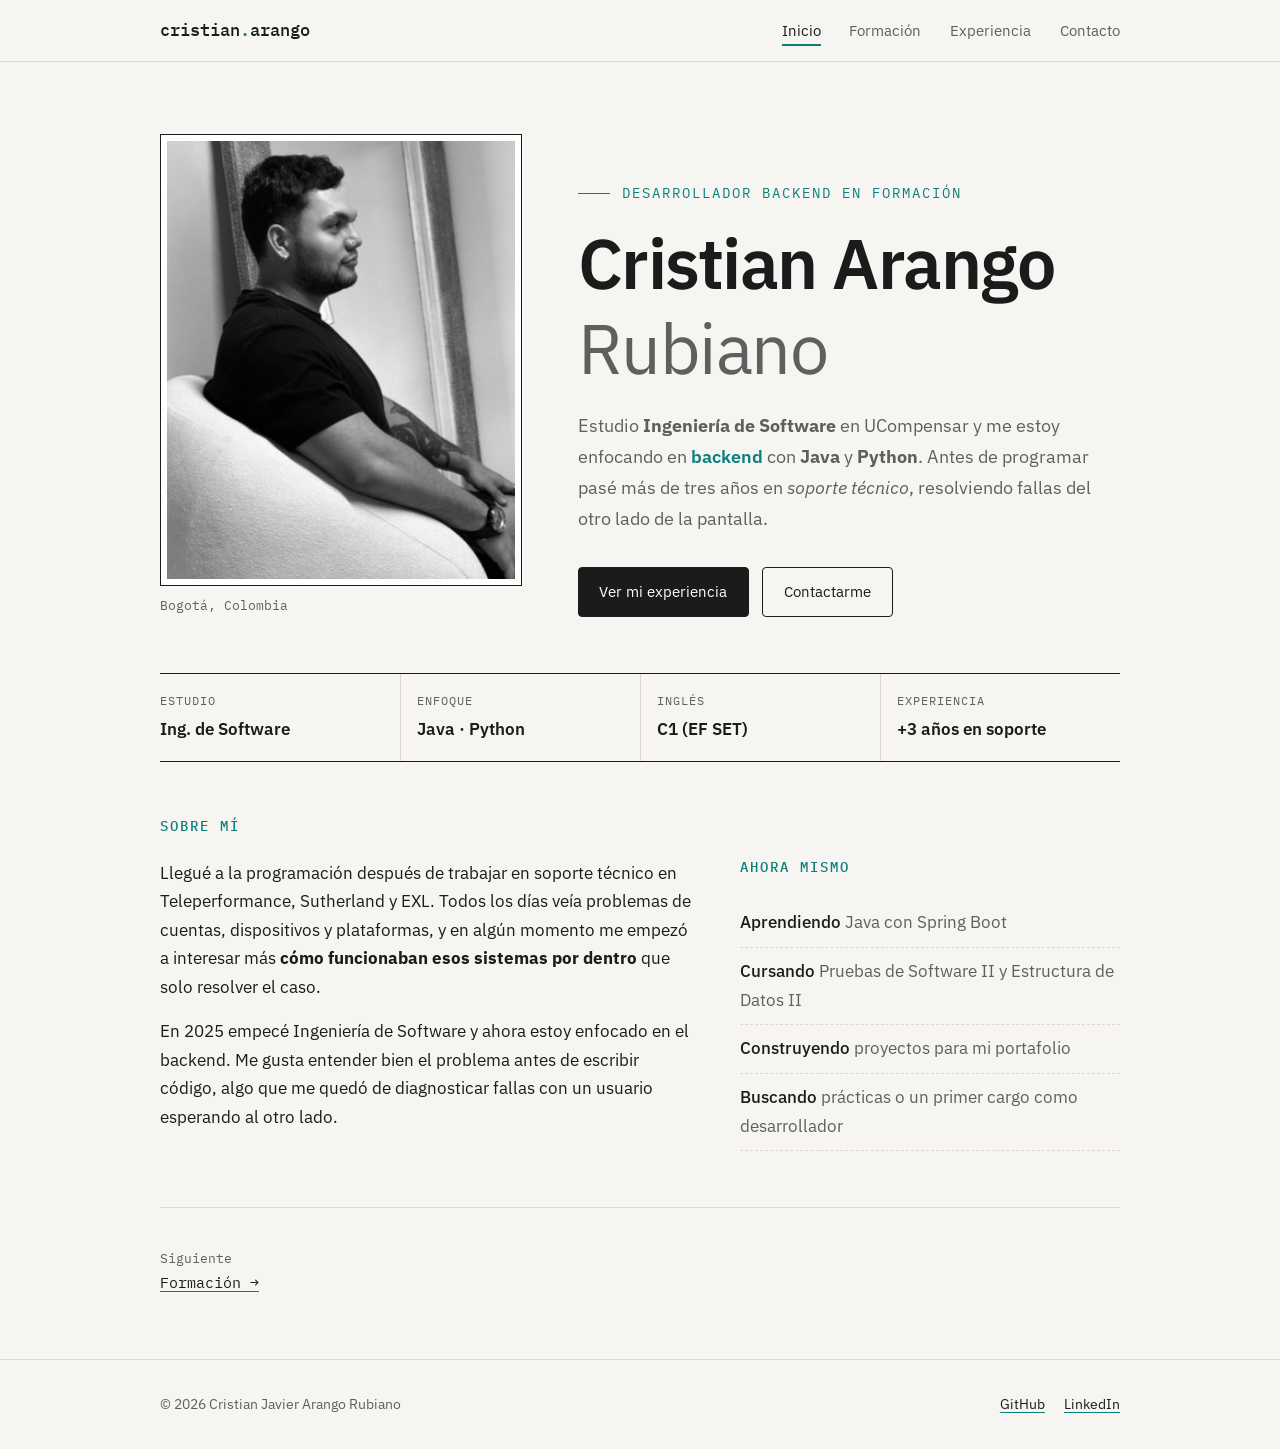
<file: index.html>
<!DOCTYPE html>
<html lang="es">
<head>
  <meta charset="UTF-8">
  <meta name="viewport" content="width=device-width, initial-scale=1.0">
  <meta name="description" content="Hoja de vida de Cristian Javier Arango Rubiano, estudiante de Ingeniería de Software enfocado en desarrollo backend.">
  <title>Cristian Arango | Hoja de vida</title>
  <link rel="icon" href="img/favicon.svg" type="image/svg+xml">
  <!-- Fuentes: IBM Plex Sans para el texto y IBM Plex Mono para los detalles -->
  <link rel="preconnect" href="https://fonts.googleapis.com">
  <link rel="preconnect" href="https://fonts.gstatic.com" crossorigin>
  <link href="https://fonts.googleapis.com/css2?family=IBM+Plex+Mono:wght@400;500&family=IBM+Plex+Sans:wght@400;500;600&display=swap" rel="stylesheet">
  <link rel="stylesheet" href="css/styles.css?v=2">
</head>
<body>

  <!-- Menú (lo copié igual en todas las páginas) -->
  <header class="encabezado">
    <div class="contenedor encabezado__contenido">
      <a href="index.html" class="logo">cristian<span>.</span>arango</a>
      <nav aria-label="Menú principal">
        <button class="menu-boton" id="menu-boton" aria-label="Abrir menú" aria-expanded="false">☰</button>
        <ul class="menu" id="menu">
          <li><a href="index.html" class="menu__enlace menu__enlace--activo">Inicio</a></li>
          <li><a href="formacion.html" class="menu__enlace">Formación</a></li>
          <li><a href="experiencia.html" class="menu__enlace">Experiencia</a></li>
          <li><a href="contacto.html" class="menu__enlace">Contacto</a></li>
        </ul>
      </nav>
    </div>
  </header>

  <main>
    <!-- Parte de arriba -->
    <section class="hero">
      <div class="contenedor hero__contenido">
        <div>
          <p class="hero__saludo">Desarrollador backend en formación</p>
          <h1 class="hero__titulo">Cristian Arango <span class="resaltado">Rubiano</span></h1>
          <p class="hero__texto">
            Estudio <strong>Ingeniería de Software</strong> en UCompensar y me estoy enfocando en
            <mark>backend</mark> con <strong>Java</strong> y <strong>Python</strong>.
            Antes de programar pasé más de tres años en <em>soporte técnico</em>, resolviendo
            fallas del otro lado de la pantalla.
          </p>
          <div class="hero__acciones">
            <a href="experiencia.html" class="boton boton--primario">Ver mi experiencia</a>
            <a href="contacto.html" class="boton boton--secundario">Contactarme</a>
          </div>
        </div>

        <!-- Mi foto con su pie de foto -->
        <figure class="foto-perfil">
          <img src="img/foto.jpg?v=2" alt="Foto de perfil de Cristian Arango sentado en un sillón blanco">
          <figcaption>Bogotá, Colombia</figcaption>
        </figure>
      </div>
    </section>

    <!-- Datos rápidos: cada dato es un div y adentro dos span -->
    <section class="contenedor">
      <div class="datos-rapidos">
        <div class="dato">
          <span class="dato__etiqueta">Estudio</span>
          <span class="dato__valor">Ing. de Software</span>
        </div>
        <div class="dato">
          <span class="dato__etiqueta">Enfoque</span>
          <span class="dato__valor">Java · Python</span>
        </div>
        <div class="dato">
          <span class="dato__etiqueta">Inglés</span>
          <span class="dato__valor">C1 (EF SET)</span>
        </div>
        <div class="dato">
          <span class="dato__etiqueta">Experiencia</span>
          <span class="dato__valor">+3 años en soporte</span>
        </div>
      </div>
    </section>

    <!-- Sobre mí -->
    <section class="seccion seccion--sin-borde">
      <div class="contenedor">
        <h2 class="seccion__titulo">Sobre mí</h2>
        <div class="sobre-mi">
          <div>
            <p>
              Llegué a la programación después de trabajar en soporte técnico en Teleperformance,
              Sutherland y EXL. Todos los días veía problemas de cuentas, dispositivos y plataformas,
              y en algún momento me empezó a interesar más <strong>cómo funcionaban esos sistemas por dentro</strong>
              que solo resolver el caso.
            </p>
            <p>
              En 2025 empecé Ingeniería de Software y ahora estoy enfocado en el backend. Me gusta entender
              bien el problema antes de escribir código, algo que me quedó de diagnosticar fallas con
              un usuario esperando al otro lado.
            </p>
          </div>

          <div>
            <h3 class="seccion__titulo">Ahora mismo</h3>
            <ul class="ahora">
              <li><strong>Aprendiendo</strong> Java con Spring Boot</li>
              <li><strong>Cursando</strong> Pruebas de Software II y Estructura de Datos II</li>
              <li><strong>Construyendo</strong> proyectos para mi portafolio</li>
              <li><strong>Buscando</strong> prácticas o un primer cargo como desarrollador</li>
            </ul>
          </div>
        </div>
      </div>
    </section>

    <nav class="contenedor siguiente" aria-label="Siguiente página">
      <span>Siguiente</span>
      <a href="formacion.html">Formación →</a>
    </nav>
  </main>

  <!-- Footer -->
  <footer class="pie">
    <div class="contenedor pie__contenido">
      <p>&copy; <span id="anio">2026</span> Cristian Javier Arango Rubiano</p>
      <ul class="pie__redes">
        <li><a href="https://github.com/CristianArango2110-bit" target="_blank" rel="noopener">GitHub</a></li>
        <li><a href="https://www.linkedin.com/in/cristian-arango-92153b2a1/" target="_blank" rel="noopener">LinkedIn</a></li>
      </ul>
    </div>
  </footer>

  <script src="js/main.js"></script>
</body>
</html>
</file>
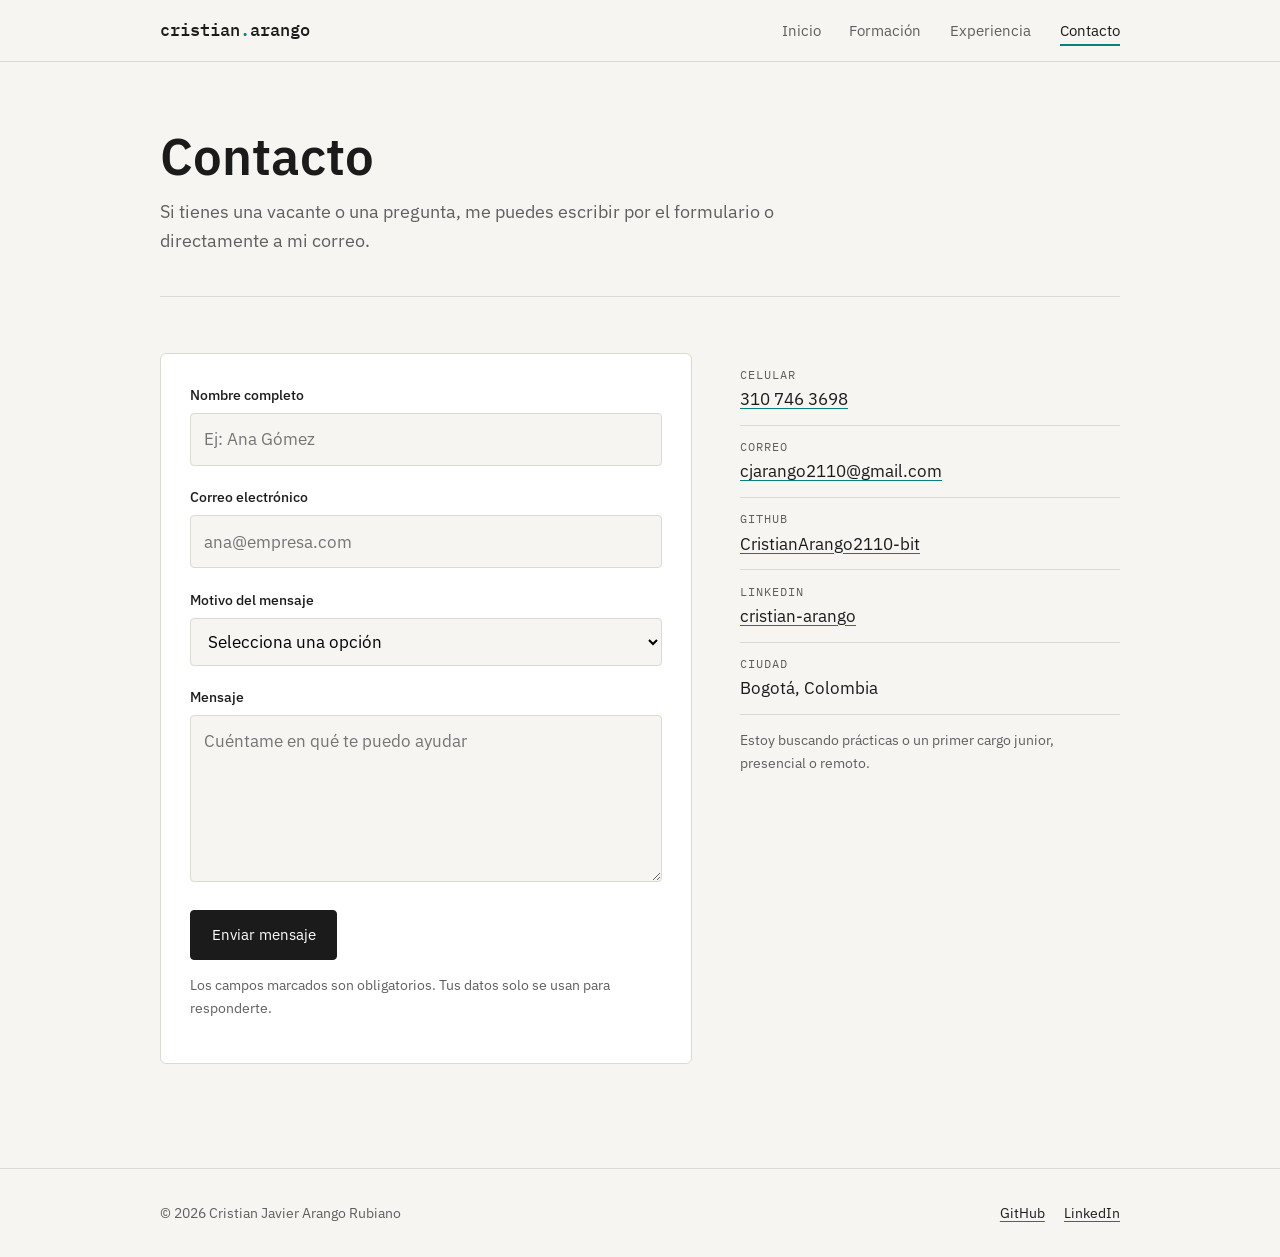
<file: contacto.html>
<!DOCTYPE html>
<html lang="es">
<head>
  <meta charset="UTF-8">
  <meta name="viewport" content="width=device-width, initial-scale=1.0">
  <meta name="description" content="Formulario de contacto de Cristian Arango.">
  <title>Contacto | Cristian Arango</title>
  <link rel="icon" href="img/favicon.svg" type="image/svg+xml">
  <link rel="preconnect" href="https://fonts.googleapis.com">
  <link rel="preconnect" href="https://fonts.gstatic.com" crossorigin>
  <link href="https://fonts.googleapis.com/css2?family=IBM+Plex+Mono:wght@400;500&family=IBM+Plex+Sans:wght@400;500;600&display=swap" rel="stylesheet">
  <link rel="stylesheet" href="css/styles.css?v=2">
</head>
<body>

  <header class="encabezado">
    <div class="contenedor encabezado__contenido">
      <a href="index.html" class="logo">cristian<span>.</span>arango</a>
      <nav aria-label="Menú principal">
        <button class="menu-boton" id="menu-boton" aria-label="Abrir menú" aria-expanded="false">☰</button>
        <ul class="menu" id="menu">
          <li><a href="index.html" class="menu__enlace">Inicio</a></li>
          <li><a href="formacion.html" class="menu__enlace">Formación</a></li>
          <li><a href="experiencia.html" class="menu__enlace">Experiencia</a></li>
          <li><a href="contacto.html" class="menu__enlace menu__enlace--activo">Contacto</a></li>
        </ul>
      </nav>
    </div>
  </header>

  <main>
    <section class="cabecera-pagina">
      <div class="contenedor">
        <h1>Contacto</h1>
        <p>Si tienes una vacante o una pregunta, me puedes escribir por el formulario o directamente a mi correo.</p>
      </div>
    </section>

    <section class="seccion">
      <div class="contenedor contacto__grid">

        <!-- Formulario con GET: los datos se van a gracias.html pegados en la URL.
             Usé GET porque GitHub Pages no tiene servidor, y para POST necesitaría uno (tipo PHP) -->
        <form class="formulario" action="gracias.html" method="get">
          <div class="campo">
            <label for="nombre">Nombre completo</label>
            <input type="text" id="nombre" name="nombre" placeholder="Ej: Ana Gómez" required minlength="3">
          </div>

          <div class="campo">
            <label for="correo">Correo electrónico</label>
            <input type="email" id="correo" name="correo" placeholder="ana@empresa.com" required>
          </div>

          <div class="campo">
            <label for="motivo">Motivo del mensaje</label>
            <select id="motivo" name="motivo" required>
              <option value="">Selecciona una opción</option>
              <option value="Oferta laboral">Oferta laboral</option>
              <option value="Proyecto">Proyecto</option>
              <option value="Otro">Otro</option>
            </select>
          </div>

          <div class="campo">
            <label for="mensaje">Mensaje</label>
            <textarea id="mensaje" name="mensaje" rows="5" placeholder="Cuéntame en qué te puedo ayudar" required></textarea>
          </div>

          <button type="submit" class="boton boton--primario">Enviar mensaje</button>
          <p class="nota">Los campos marcados son obligatorios. Tus datos solo se usan para responderte.</p>
        </form>

        <aside>
          <ul class="datos-contacto">
            <li><span>Celular</span><a href="tel:+573107463698">310 746 3698</a></li>
            <li><span>Correo</span><a href="mailto:cjarango2110@gmail.com">cjarango2110@gmail.com</a></li>
            <li><span>GitHub</span><a href="https://github.com/CristianArango2110-bit" target="_blank" rel="noopener">CristianArango2110-bit</a></li>
            <li><span>LinkedIn</span><a href="https://www.linkedin.com/in/cristian-arango-92153b2a1/" target="_blank" rel="noopener">cristian-arango</a></li>
            <li><span>Ciudad</span>Bogotá, Colombia</li>
          </ul>
          <p class="nota">Estoy buscando prácticas o un primer cargo junior, presencial o remoto.</p>
        </aside>

      </div>
    </section>
  </main>

  <footer class="pie">
    <div class="contenedor pie__contenido">
      <p>&copy; <span id="anio">2026</span> Cristian Javier Arango Rubiano</p>
      <ul class="pie__redes">
        <li><a href="https://github.com/CristianArango2110-bit" target="_blank" rel="noopener">GitHub</a></li>
        <li><a href="https://www.linkedin.com/in/cristian-arango-92153b2a1/" target="_blank" rel="noopener">LinkedIn</a></li>
      </ul>
    </div>
  </footer>

  <script src="js/main.js"></script>
</body>
</html>
</file>
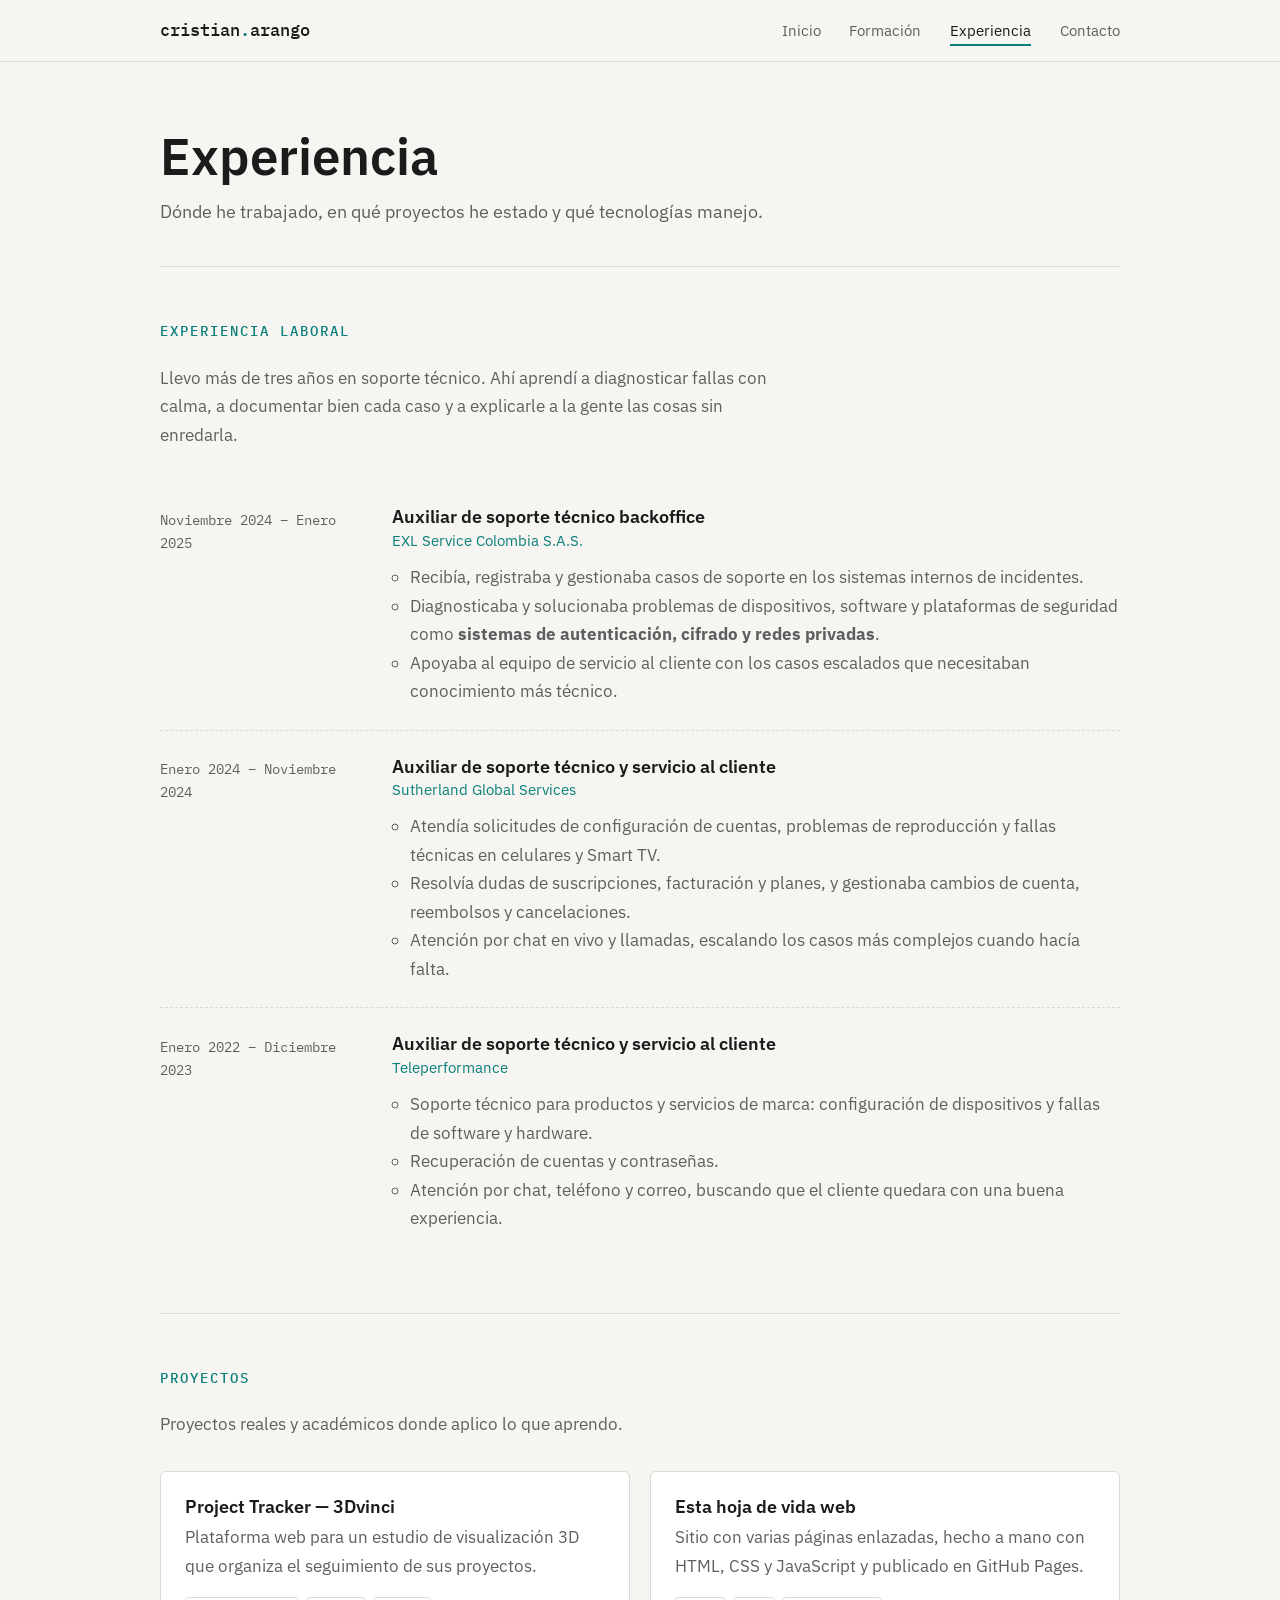
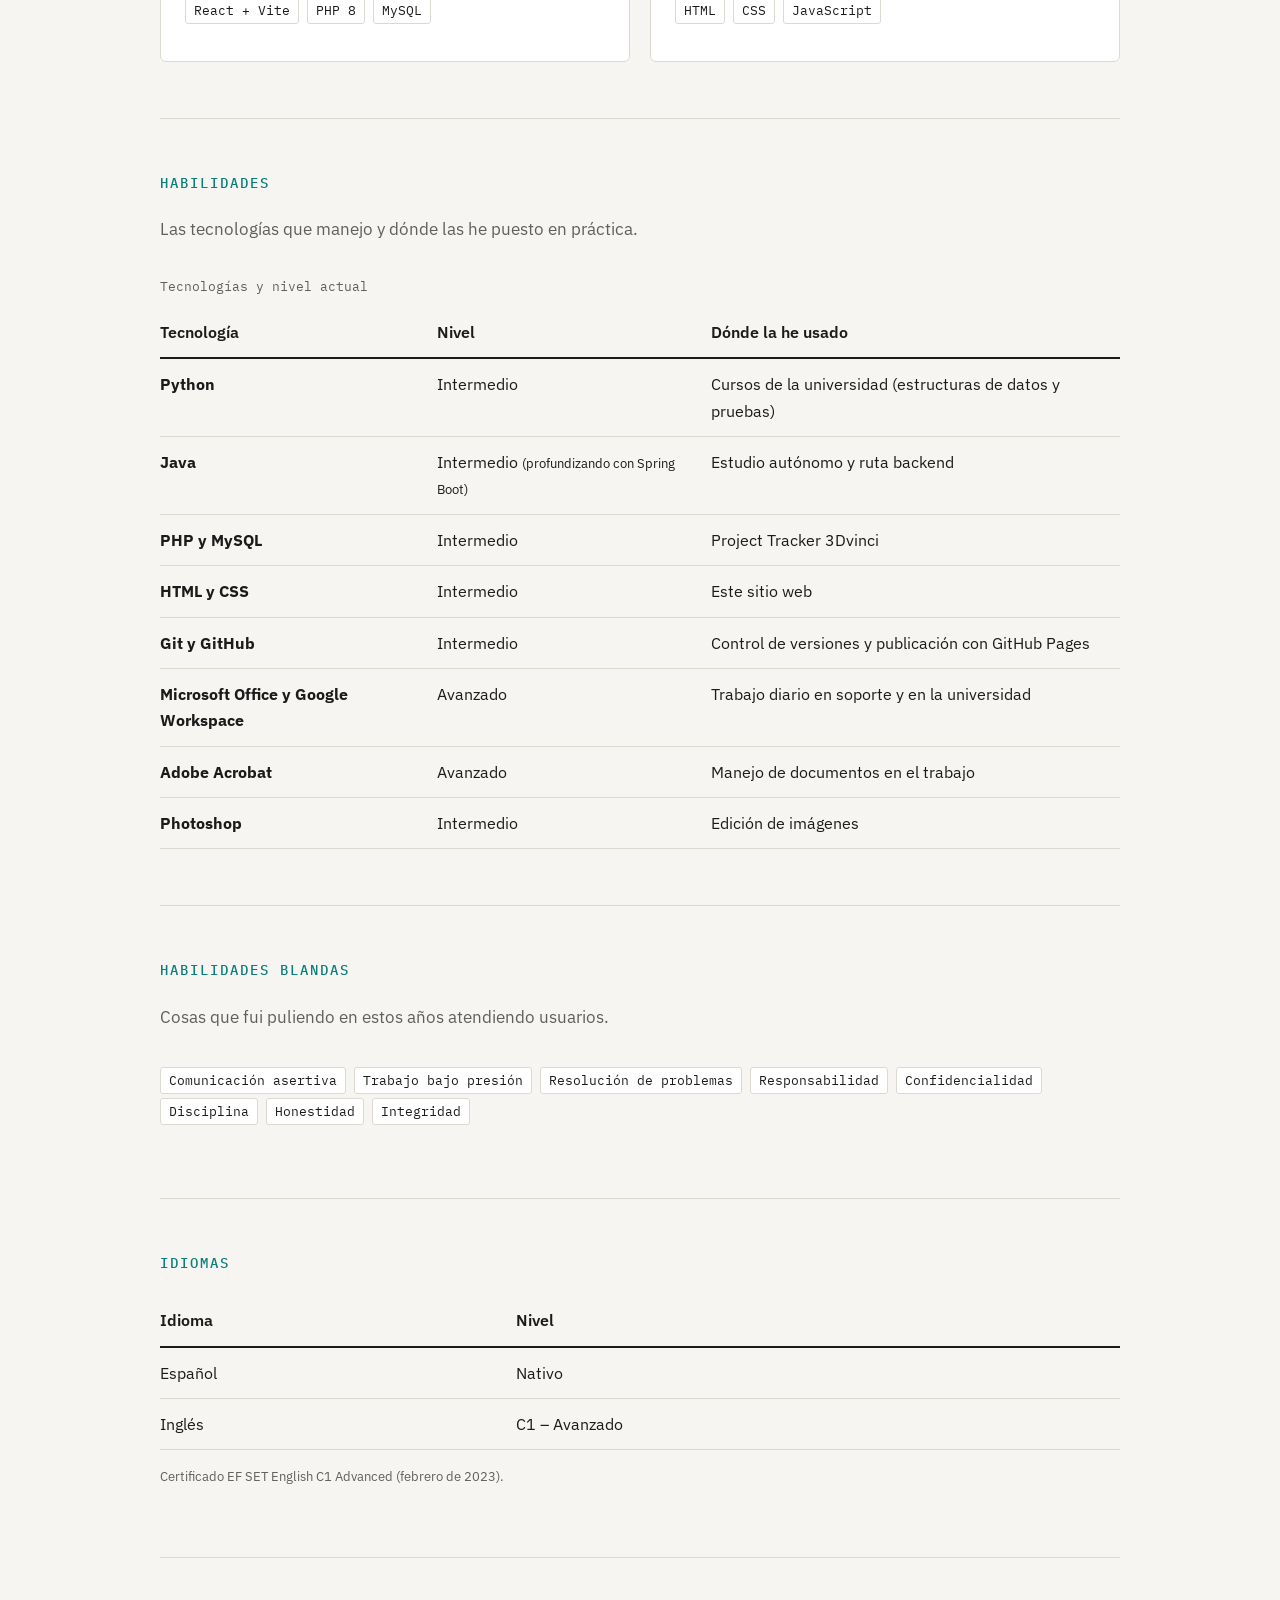
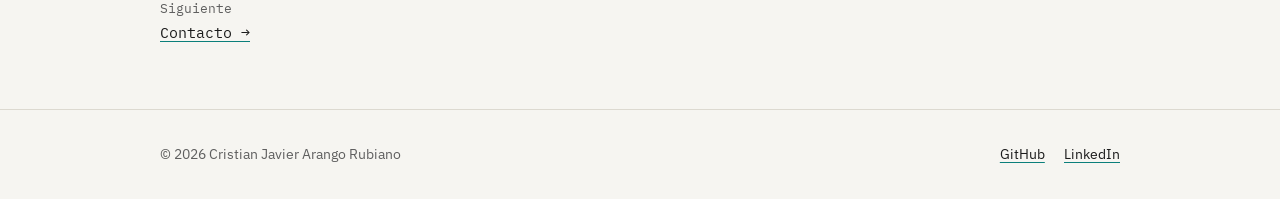
<file: experiencia.html>
<!DOCTYPE html>
<html lang="es">
<head>
  <meta charset="UTF-8">
  <meta name="viewport" content="width=device-width, initial-scale=1.0">
  <meta name="description" content="Experiencia laboral, proyectos y habilidades de Cristian Arango.">
  <title>Experiencia | Cristian Arango</title>
  <link rel="icon" href="img/favicon.svg" type="image/svg+xml">
  <link rel="preconnect" href="https://fonts.googleapis.com">
  <link rel="preconnect" href="https://fonts.gstatic.com" crossorigin>
  <link href="https://fonts.googleapis.com/css2?family=IBM+Plex+Mono:wght@400;500&family=IBM+Plex+Sans:wght@400;500;600&display=swap" rel="stylesheet">
  <link rel="stylesheet" href="css/styles.css?v=2">
</head>
<body>

  <header class="encabezado">
    <div class="contenedor encabezado__contenido">
      <a href="index.html" class="logo">cristian<span>.</span>arango</a>
      <nav aria-label="Menú principal">
        <button class="menu-boton" id="menu-boton" aria-label="Abrir menú" aria-expanded="false">☰</button>
        <ul class="menu" id="menu">
          <li><a href="index.html" class="menu__enlace">Inicio</a></li>
          <li><a href="formacion.html" class="menu__enlace">Formación</a></li>
          <li><a href="experiencia.html" class="menu__enlace menu__enlace--activo">Experiencia</a></li>
          <li><a href="contacto.html" class="menu__enlace">Contacto</a></li>
        </ul>
      </nav>
    </div>
  </header>

  <main>
    <section class="cabecera-pagina">
      <div class="contenedor">
        <h1>Experiencia</h1>
        <p>Dónde he trabajado, en qué proyectos he estado y qué tecnologías manejo.</p>
      </div>
    </section>

    <!-- Experiencia laboral -->
    <section class="seccion">
      <div class="contenedor">
        <h2 class="seccion__titulo">Experiencia laboral</h2>
        <p class="seccion__intro">Llevo más de tres años en soporte técnico. Ahí aprendí a diagnosticar fallas con calma, a documentar bien cada caso y a explicarle a la gente las cosas sin enredarla.</p>
        <ol class="linea-tiempo">
          <li class="linea-tiempo__item">
            <span class="linea-tiempo__fecha">Noviembre 2024 – Enero 2025</span>
            <h3 class="linea-tiempo__titulo">Auxiliar de soporte técnico backoffice</h3>
            <span class="linea-tiempo__lugar">EXL Service Colombia S.A.S.</span>
            <ul>
              <li>Recibía, registraba y gestionaba casos de soporte en los sistemas internos de incidentes.</li>
              <li>Diagnosticaba y solucionaba problemas de dispositivos, software y plataformas de seguridad como <strong>sistemas de autenticación, cifrado y redes privadas</strong>.</li>
              <li>Apoyaba al equipo de servicio al cliente con los casos escalados que necesitaban conocimiento más técnico.</li>
            </ul>
          </li>
          <li class="linea-tiempo__item">
            <span class="linea-tiempo__fecha">Enero 2024 – Noviembre 2024</span>
            <h3 class="linea-tiempo__titulo">Auxiliar de soporte técnico y servicio al cliente</h3>
            <span class="linea-tiempo__lugar">Sutherland Global Services</span>
            <ul>
              <li>Atendía solicitudes de configuración de cuentas, problemas de reproducción y fallas técnicas en celulares y Smart TV.</li>
              <li>Resolvía dudas de suscripciones, facturación y planes, y gestionaba cambios de cuenta, reembolsos y cancelaciones.</li>
              <li>Atención por chat en vivo y llamadas, escalando los casos más complejos cuando hacía falta.</li>
            </ul>
          </li>
          <li class="linea-tiempo__item">
            <span class="linea-tiempo__fecha">Enero 2022 – Diciembre 2023</span>
            <h3 class="linea-tiempo__titulo">Auxiliar de soporte técnico y servicio al cliente</h3>
            <span class="linea-tiempo__lugar">Teleperformance</span>
            <ul>
              <li>Soporte técnico para productos y servicios de marca: configuración de dispositivos y fallas de software y hardware.</li>
              <li>Recuperación de cuentas y contraseñas.</li>
              <li>Atención por chat, teléfono y correo, buscando que el cliente quedara con una buena experiencia.</li>
            </ul>
          </li>
        </ol>
      </div>
    </section>

    <!-- Proyectos -->
    <section class="seccion">
      <div class="contenedor">
        <h2 class="seccion__titulo">Proyectos</h2>
        <p class="seccion__intro">Proyectos reales y académicos donde aplico lo que aprendo.</p>

        <div class="tarjetas">
          <article class="tarjeta">
            <h3 class="tarjeta__titulo">Project Tracker — 3Dvinci</h3>
            <p>Plataforma web para un estudio de visualización 3D que organiza el seguimiento de sus proyectos.</p>
            <p>
              <span class="chip">React + Vite</span>
              <span class="chip">PHP 8</span>
              <span class="chip">MySQL</span>
            </p>
          </article>
          <article class="tarjeta">
            <h3 class="tarjeta__titulo">Esta hoja de vida web</h3>
            <p>Sitio con varias páginas enlazadas, hecho a mano con HTML, CSS y JavaScript y publicado en GitHub Pages.</p>
            <p>
              <span class="chip">HTML</span>
              <span class="chip">CSS</span>
              <span class="chip">JavaScript</span>
            </p>
          </article>
        </div>
      </div>
    </section>

    <!-- Habilidades -->
    <section class="seccion">
      <div class="contenedor">
        <h2 class="seccion__titulo">Habilidades</h2>
        <p class="seccion__intro">Las tecnologías que manejo y dónde las he puesto en práctica.</p>

        <div class="tabla-contenedor">
          <table class="tabla">
            <caption>Tecnologías y nivel actual</caption>
            <thead>
              <tr>
                <th scope="col">Tecnología</th>
                <th scope="col">Nivel</th>
                <th scope="col">Dónde la he usado</th>
              </tr>
            </thead>
            <tbody>
              <tr>
                <td><strong>Python</strong></td>
                <td>Intermedio</td>
                <td>Cursos de la universidad (estructuras de datos y pruebas)</td>
              </tr>
              <tr>
                <td><strong>Java</strong></td>
                <td>Intermedio <small>(profundizando con Spring Boot)</small></td>
                <td>Estudio autónomo y ruta backend</td>
              </tr>
              <tr>
                <td><strong>PHP y MySQL</strong></td>
                <td>Intermedio</td>
                <td>Project Tracker 3Dvinci</td>
              </tr>
              <tr>
                <td><strong>HTML y CSS</strong></td>
                <td>Intermedio</td>
                <td>Este sitio web</td>
              </tr>
              <tr>
                <td><strong>Git y GitHub</strong></td>
                <td>Intermedio</td>
                <td>Control de versiones y publicación con GitHub Pages</td>
              </tr>
              <tr>
                <td><strong>Microsoft Office y Google Workspace</strong></td>
                <td>Avanzado</td>
                <td>Trabajo diario en soporte y en la universidad</td>
              </tr>
              <tr>
                <td><strong>Adobe Acrobat</strong></td>
                <td>Avanzado</td>
                <td>Manejo de documentos en el trabajo</td>
              </tr>
              <tr>
                <td><strong>Photoshop</strong></td>
                <td>Intermedio</td>
                <td>Edición de imágenes</td>
              </tr>
            </tbody>
          </table>
        </div>
      </div>
    </section>

    <!-- Habilidades blandas, con chips -->
    <section class="seccion">
      <div class="contenedor">
        <h2 class="seccion__titulo">Habilidades blandas</h2>
        <p class="seccion__intro">Cosas que fui puliendo en estos años atendiendo usuarios.</p>
        <p>
          <span class="chip">Comunicación asertiva</span>
          <span class="chip">Trabajo bajo presión</span>
          <span class="chip">Resolución de problemas</span>
          <span class="chip">Responsabilidad</span>
          <span class="chip">Confidencialidad</span>
          <span class="chip">Disciplina</span>
          <span class="chip">Honestidad</span>
          <span class="chip">Integridad</span>
        </p>
      </div>
    </section>

    <!-- Idiomas -->
    <section class="seccion">
      <div class="contenedor">
        <h2 class="seccion__titulo">Idiomas</h2>
        <div class="tabla-contenedor">
          <table class="tabla">
            <thead>
              <tr>
                <th scope="col">Idioma</th>
                <th scope="col">Nivel</th>
              </tr>
            </thead>
            <tbody>
              <tr>
                <td>Español</td>
                <td>Nativo</td>
              </tr>
              <tr>
                <td>Inglés</td>
                <td>C1 – Avanzado</td>
              </tr>
            </tbody>
            <tfoot>
              <tr>
                <td colspan="2"><small>Certificado EF SET English C1 Advanced (febrero de 2023).</small></td>
              </tr>
            </tfoot>
          </table>
        </div>
      </div>
    </section>

    <nav class="contenedor siguiente" aria-label="Siguiente página">
      <span>Siguiente</span>
      <a href="contacto.html">Contacto →</a>
    </nav>
  </main>

  <footer class="pie">
    <div class="contenedor pie__contenido">
      <p>&copy; <span id="anio">2026</span> Cristian Javier Arango Rubiano</p>
      <ul class="pie__redes">
        <li><a href="https://github.com/CristianArango2110-bit" target="_blank" rel="noopener">GitHub</a></li>
        <li><a href="https://www.linkedin.com/in/cristian-arango-92153b2a1/" target="_blank" rel="noopener">LinkedIn</a></li>
      </ul>
    </div>
  </footer>

  <script src="js/main.js"></script>
</body>
</html>
</file>
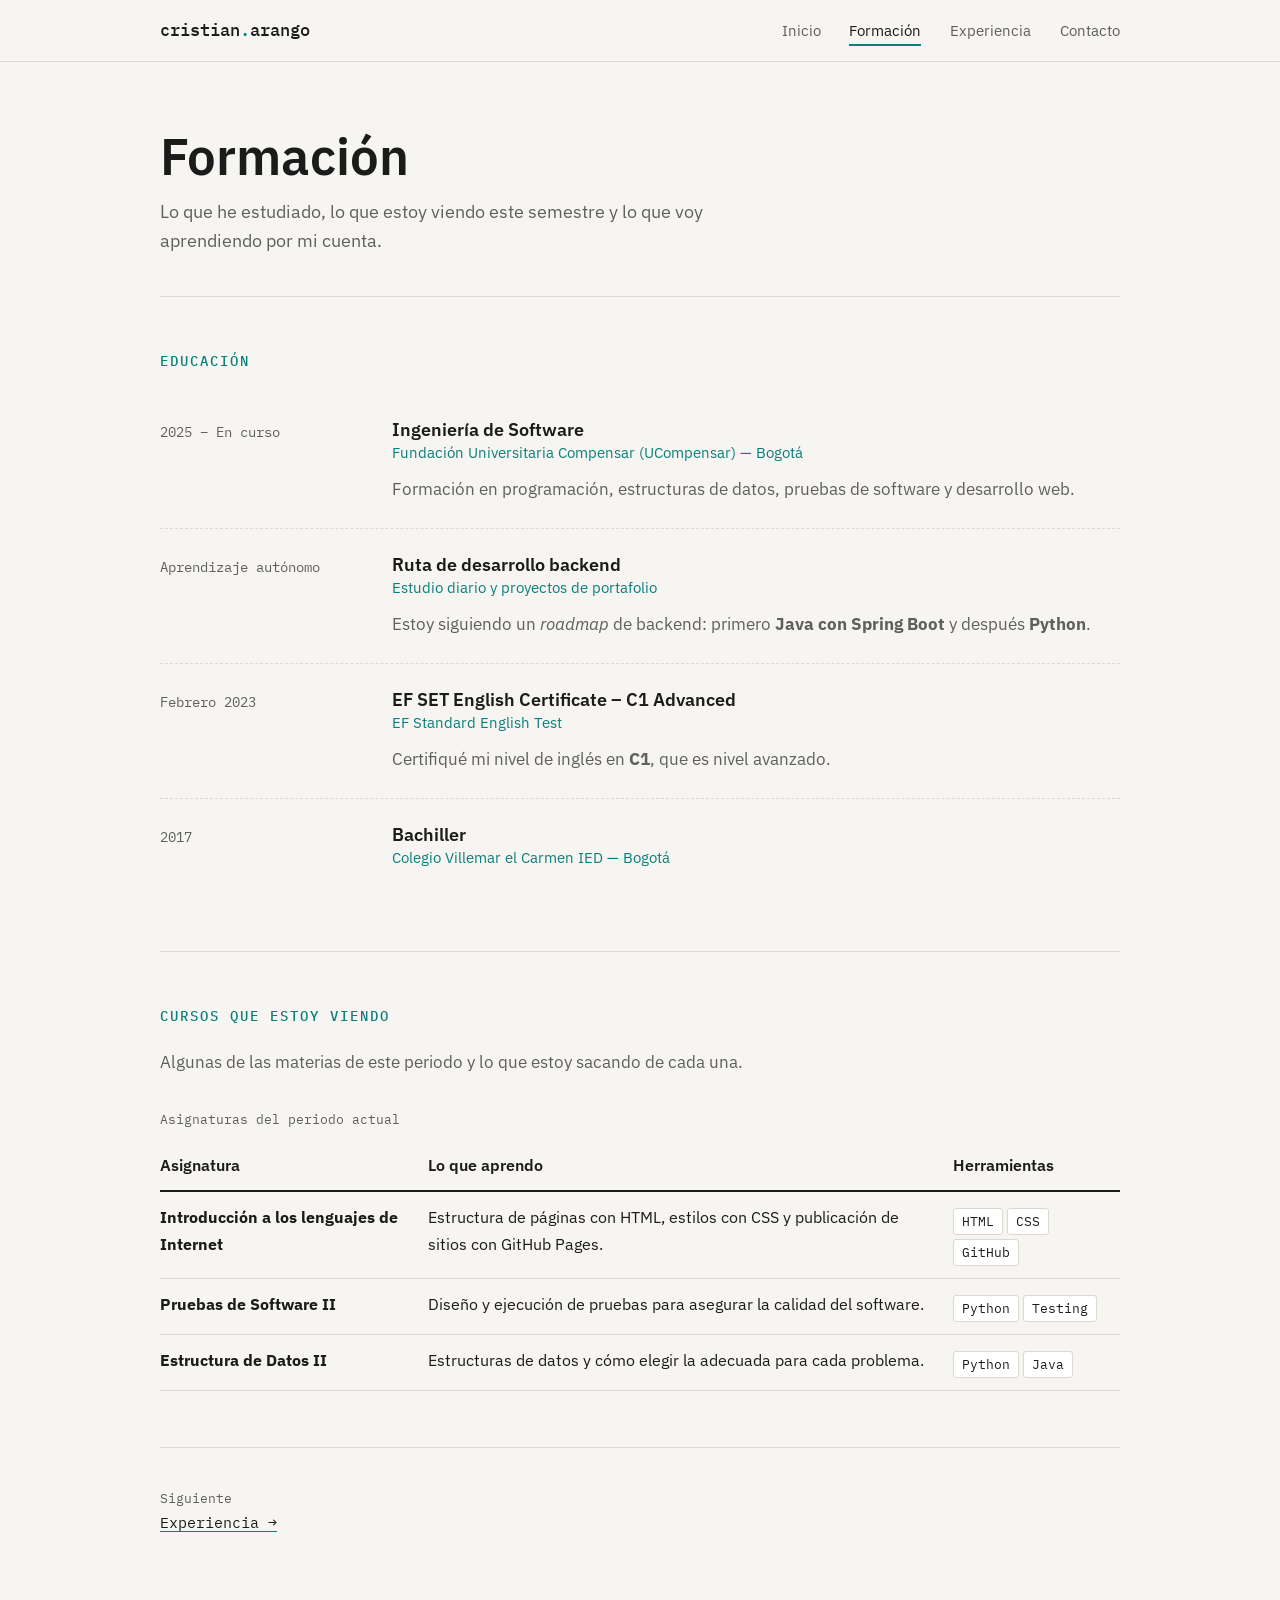
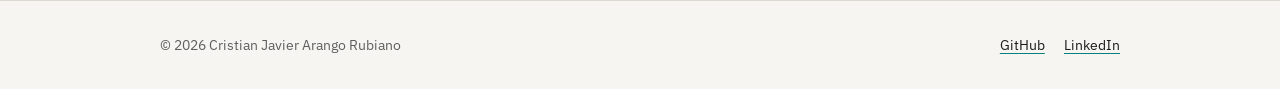
<file: formacion.html>
<!DOCTYPE html>
<html lang="es">
<head>
  <meta charset="UTF-8">
  <meta name="viewport" content="width=device-width, initial-scale=1.0">
  <meta name="description" content="Formación académica de Cristian Arango, estudiante de Ingeniería de Software en UCompensar.">
  <title>Formación | Cristian Arango</title>
  <link rel="icon" href="img/favicon.svg" type="image/svg+xml">
  <link rel="preconnect" href="https://fonts.googleapis.com">
  <link rel="preconnect" href="https://fonts.gstatic.com" crossorigin>
  <link href="https://fonts.googleapis.com/css2?family=IBM+Plex+Mono:wght@400;500&family=IBM+Plex+Sans:wght@400;500;600&display=swap" rel="stylesheet">
  <link rel="stylesheet" href="css/styles.css?v=2">
</head>
<body>

  <header class="encabezado">
    <div class="contenedor encabezado__contenido">
      <a href="index.html" class="logo">cristian<span>.</span>arango</a>
      <nav aria-label="Menú principal">
        <button class="menu-boton" id="menu-boton" aria-label="Abrir menú" aria-expanded="false">☰</button>
        <ul class="menu" id="menu">
          <li><a href="index.html" class="menu__enlace">Inicio</a></li>
          <li><a href="formacion.html" class="menu__enlace menu__enlace--activo">Formación</a></li>
          <li><a href="experiencia.html" class="menu__enlace">Experiencia</a></li>
          <li><a href="contacto.html" class="menu__enlace">Contacto</a></li>
        </ul>
      </nav>
    </div>
  </header>

  <main>
    <section class="cabecera-pagina">
      <div class="contenedor">
        <h1>Formación</h1>
        <p>Lo que he estudiado, lo que estoy viendo este semestre y lo que voy aprendiendo por mi cuenta.</p>
      </div>
    </section>

    <!-- Línea de tiempo (es un <ol> con estilos) -->
    <section class="seccion">
      <div class="contenedor">
        <h2 class="seccion__titulo">Educación</h2>
        <ol class="linea-tiempo">
          <li class="linea-tiempo__item">
            <span class="linea-tiempo__fecha">2025 – En curso</span>
            <h3 class="linea-tiempo__titulo">Ingeniería de Software</h3>
            <span class="linea-tiempo__lugar">Fundación Universitaria Compensar (UCompensar) — Bogotá</span>
            <p>Formación en programación, estructuras de datos, pruebas de software y desarrollo web.</p>
          </li>
          <li class="linea-tiempo__item">
            <span class="linea-tiempo__fecha">Aprendizaje autónomo</span>
            <h3 class="linea-tiempo__titulo">Ruta de desarrollo backend</h3>
            <span class="linea-tiempo__lugar">Estudio diario y proyectos de portafolio</span>
            <p>Estoy siguiendo un <em>roadmap</em> de backend: primero <strong>Java con Spring Boot</strong> y después <strong>Python</strong>.</p>
          </li>
          <li class="linea-tiempo__item">
            <span class="linea-tiempo__fecha">Febrero 2023</span>
            <h3 class="linea-tiempo__titulo">EF SET English Certificate – C1 Advanced</h3>
            <span class="linea-tiempo__lugar">EF Standard English Test</span>
            <p>Certifiqué mi nivel de inglés en <strong>C1</strong>, que es nivel avanzado.</p>
          </li>
          <li class="linea-tiempo__item">
            <span class="linea-tiempo__fecha">2017</span>
            <h3 class="linea-tiempo__titulo">Bachiller</h3>
            <span class="linea-tiempo__lugar">Colegio Villemar el Carmen IED — Bogotá</span>
          </li>
        </ol>
      </div>
    </section>

    <!-- Tabla de materias -->
    <section class="seccion">
      <div class="contenedor">
        <h2 class="seccion__titulo">Cursos que estoy viendo</h2>
        <p class="seccion__intro">Algunas de las materias de este periodo y lo que estoy sacando de cada una.</p>

        <div class="tabla-contenedor">
          <table class="tabla">
            <caption>Asignaturas del periodo actual</caption>
            <thead>
              <tr>
                <th scope="col">Asignatura</th>
                <th scope="col">Lo que aprendo</th>
                <th scope="col">Herramientas</th>
              </tr>
            </thead>
            <tbody>
              <tr>
                <td><strong>Introducción a los lenguajes de Internet</strong></td>
                <td>Estructura de páginas con HTML, estilos con CSS y publicación de sitios con GitHub Pages.</td>
                <td><span class="chip">HTML</span><span class="chip">CSS</span><span class="chip">GitHub</span></td>
              </tr>
              <tr>
                <td><strong>Pruebas de Software II</strong></td>
                <td>Diseño y ejecución de pruebas para asegurar la calidad del software.</td>
                <td><span class="chip">Python</span><span class="chip">Testing</span></td>
              </tr>
              <tr>
                <td><strong>Estructura de Datos II</strong></td>
                <td>Estructuras de datos y cómo elegir la adecuada para cada problema.</td>
                <td><span class="chip">Python</span><span class="chip">Java</span></td>
              </tr>
            </tbody>
          </table>
        </div>
      </div>
    </section>

    <nav class="contenedor siguiente" aria-label="Siguiente página">
      <span>Siguiente</span>
      <a href="experiencia.html">Experiencia →</a>
    </nav>
  </main>

  <footer class="pie">
    <div class="contenedor pie__contenido">
      <p>&copy; <span id="anio">2026</span> Cristian Javier Arango Rubiano</p>
      <ul class="pie__redes">
        <li><a href="https://github.com/CristianArango2110-bit" target="_blank" rel="noopener">GitHub</a></li>
        <li><a href="https://www.linkedin.com/in/cristian-arango-92153b2a1/" target="_blank" rel="noopener">LinkedIn</a></li>
      </ul>
    </div>
  </footer>

  <script src="js/main.js"></script>
</body>
</html>
</file>
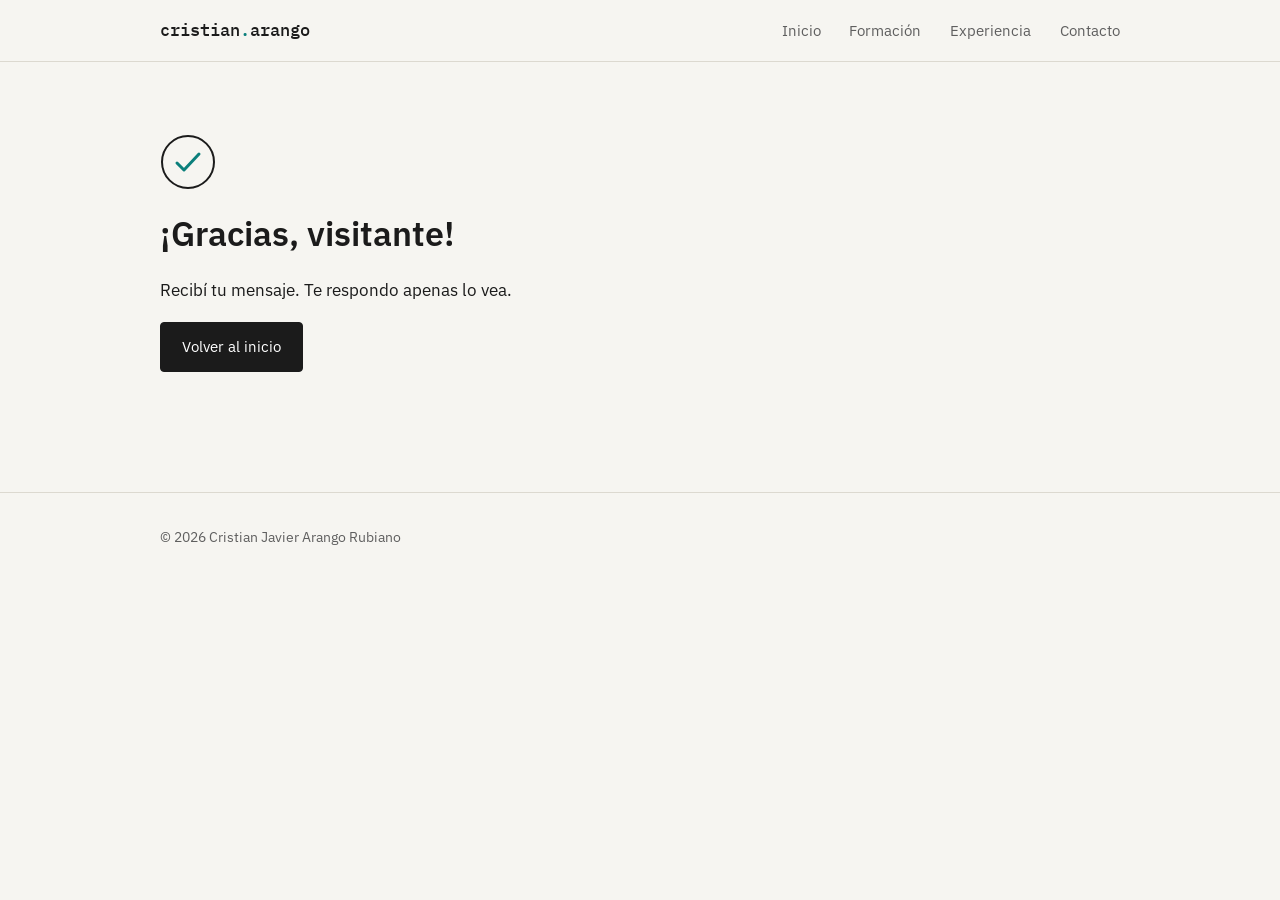
<file: gracias.html>
<!DOCTYPE html>
<html lang="es">
<head>
  <meta charset="UTF-8">
  <meta name="viewport" content="width=device-width, initial-scale=1.0">
  <title>¡Gracias! | Cristian Arango</title>
  <link rel="icon" href="img/favicon.svg" type="image/svg+xml">
  <link rel="preconnect" href="https://fonts.googleapis.com">
  <link rel="preconnect" href="https://fonts.gstatic.com" crossorigin>
  <link href="https://fonts.googleapis.com/css2?family=IBM+Plex+Mono:wght@400;500&family=IBM+Plex+Sans:wght@400;500;600&display=swap" rel="stylesheet">
  <link rel="stylesheet" href="css/styles.css?v=2">
</head>
<body>

  <header class="encabezado">
    <div class="contenedor encabezado__contenido">
      <a href="index.html" class="logo">cristian<span>.</span>arango</a>
      <nav aria-label="Menú principal">
        <button class="menu-boton" id="menu-boton" aria-label="Abrir menú" aria-expanded="false">☰</button>
        <ul class="menu" id="menu">
          <li><a href="index.html" class="menu__enlace">Inicio</a></li>
          <li><a href="formacion.html" class="menu__enlace">Formación</a></li>
          <li><a href="experiencia.html" class="menu__enlace">Experiencia</a></li>
          <li><a href="contacto.html" class="menu__enlace">Contacto</a></li>
        </ul>
      </nav>
    </div>
  </header>

  <main class="contenedor gracias">
    <img src="img/enviado.svg" alt="Ícono de mensaje enviado">
    <h1>¡Gracias, <span id="nombre-visitante">visitante</span>!</h1>
    <p>Recibí tu mensaje. Te respondo apenas lo vea.</p>

    <!-- Empieza escondido, gracias.js lo muestra si llegaron datos -->
    <div class="tarjeta resumen-mensaje oculto" id="resumen">
      <h3 class="tarjeta__titulo">Resumen de lo que enviaste</h3>
      <p><strong>Correo:</strong> <span id="dato-correo"></span></p>
      <p><strong>Motivo:</strong> <span id="dato-motivo"></span></p>
      <p><strong>Mensaje:</strong> <span id="dato-mensaje"></span></p>
    </div>

    <a href="index.html" class="boton boton--primario">Volver al inicio</a>
  </main>

  <footer class="pie">
    <div class="contenedor pie__contenido">
      <p>&copy; <span id="anio">2026</span> Cristian Javier Arango Rubiano</p>
    </div>
  </footer>

  <script src="js/main.js"></script>
  <script src="js/gracias.js"></script>
</body>
</html>
</file>
<file: css/styles.css>
/* Estilos de mi hoja de vida - Cristian Arango
   Todas las páginas usan este mismo archivo.
   Lo dividí por partes para no perderme: variables, base, layout,
   componentes, páginas y al final lo del celular. */

/* ---------- 1. Variables ----------
   Colores y medidas en un solo lugar. Dejé un solo color de acento
   para que no se viera recargado */
:root {
  --color-fondo: #f6f5f1;
  --color-superficie: #ffffff;
  --color-texto: #1b1b1b;
  --color-texto-suave: #5f5f5f;
  --color-acento: #0b7f7b;
  --color-borde: #dcd9d0;

  --fuente-texto: "IBM Plex Sans", "Segoe UI", system-ui, sans-serif;
  --fuente-mono: "IBM Plex Mono", Consolas, monospace;

  --ancho-max: 960px;
}

/* ---------- 2. Base ---------- */
*,
*::before,
*::after {
  box-sizing: border-box; /* para que el padding no me agrande las cajas */
}

body {
  margin: 0;
  font-family: var(--fuente-texto);
  font-size: 1.05rem;
  line-height: 1.7;
  color: var(--color-texto);
  background-color: var(--color-fondo);
}

h1,
h2,
h3 {
  line-height: 1.2;
  margin-top: 0;
  font-weight: 600;
}

img {
  max-width: 100%;
  display: block;
}

a {
  color: var(--color-texto);
  text-decoration-color: var(--color-acento);
  text-underline-offset: 3px;
}

a:hover {
  color: var(--color-acento);
}

mark {
  background: none;
  color: var(--color-acento);
  font-weight: 600;
}

/* ---------- 3. Layout ---------- */
.contenedor {
  width: min(var(--ancho-max), 90%);
  margin-inline: auto;
}

.seccion > .contenedor {
  padding: 3.5rem 0;
  border-top: 1px solid var(--color-borde);
}

/* la sección que va justo después de los datos rápidos no necesita otra línea */
.seccion--sin-borde > .contenedor {
  border-top: none;
}

/* Títulos de sección en letra de código, pequeños y en mayúscula */
.seccion__titulo {
  font-family: var(--fuente-mono);
  font-size: 0.85rem;
  font-weight: 500;
  text-transform: uppercase;
  letter-spacing: 2px;
  color: var(--color-acento);
  margin-bottom: 1.5rem;
}

.seccion__intro {
  color: var(--color-texto-suave);
  max-width: 62ch;
  margin: 0 0 2rem;
}

/* ---------- 4. Componentes ---------- */

/* Menú de arriba, con sticky se queda pegado cuando uno baja */
.encabezado {
  position: sticky;
  top: 0;
  z-index: 10;
  background: var(--color-fondo);
  border-bottom: 1px solid var(--color-borde);
}

.encabezado__contenido {
  display: flex;
  align-items: center;
  justify-content: space-between;
  padding: 1rem 0;
}

.logo {
  font-family: var(--fuente-mono);
  font-weight: 500;
  color: var(--color-texto);
  text-decoration: none;
}

.logo span {
  color: var(--color-acento);
}

.menu {
  display: flex;
  gap: 1.8rem;
  list-style: none;
  margin: 0;
  padding: 0;
}

.menu__enlace {
  color: var(--color-texto-suave);
  text-decoration: none;
  font-size: 0.95rem;
  padding-bottom: 4px;
  border-bottom: 2px solid transparent;
}

.menu__enlace:hover {
  color: var(--color-texto);
}

/* La página donde estoy queda subrayada con el color de acento */
.menu__enlace--activo {
  color: var(--color-texto);
  border-bottom-color: var(--color-acento);
}

/* Botón ☰ - en el computador no se ve, solo en el celular */
.menu-boton {
  display: none;
  background: none;
  border: 1px solid var(--color-texto);
  border-radius: 4px;
  padding: 0.25rem 0.6rem;
  font-size: 1.1rem;
  cursor: pointer;
}

/* Botones: uno oscuro y otro que es solo un enlace con flecha */
.boton {
  display: inline-block;
  padding: 0.7rem 1.3rem;
  border: 1px solid var(--color-texto);
  border-radius: 4px;
  font: inherit;
  font-size: 0.95rem;
  text-decoration: none;
  cursor: pointer;
  background: none;
  color: var(--color-texto);
}

.boton--primario {
  background: var(--color-texto);
  color: #fff;
}

.boton--primario:hover {
  background: var(--color-acento);
  border-color: var(--color-acento);
  color: #fff;
}

.boton--secundario:hover {
  border-color: var(--color-acento);
}

/* Tarjetas de proyectos */
.tarjetas {
  display: grid;
  grid-template-columns: repeat(auto-fit, minmax(260px, 1fr));
  gap: 1.25rem;
}

.tarjeta {
  background: var(--color-superficie);
  border: 1px solid var(--color-borde);
  border-radius: 6px;
  padding: 1.5rem;
}

.tarjeta__titulo {
  font-size: 1.1rem;
  margin-bottom: 0.4rem;
}

.tarjeta p {
  margin: 0 0 0.8rem;
  color: var(--color-texto-suave);
}

/* Etiquetas (chips): son <span> con borde y letra de código */
.chip {
  display: inline-block;
  padding: 0.1rem 0.5rem;
  margin: 0.25rem 0.25rem 0 0;
  border: 1px solid var(--color-borde);
  border-radius: 3px;
  font-family: var(--fuente-mono);
  font-size: 0.8rem;
  color: var(--color-texto);
  background: var(--color-superficie);
}

/* Tablas */
.tabla-contenedor {
  overflow-x: auto; /* en el celular la tabla se desliza de lado en vez de salirse */
}

.tabla {
  width: 100%;
  border-collapse: collapse;
  min-width: 560px;
  font-size: 0.97rem;
}

.tabla caption {
  caption-side: top;
  text-align: left;
  font-family: var(--fuente-mono);
  font-size: 0.8rem;
  color: var(--color-texto-suave);
  padding-bottom: 0.6rem;
}

.tabla th,
.tabla td {
  padding: 0.75rem 0.9rem 0.75rem 0;
  text-align: left;
  border-bottom: 1px solid var(--color-borde);
  vertical-align: top;
}

.tabla thead th {
  font-weight: 600;
  border-bottom: 2px solid var(--color-texto);
}

.tabla tbody tr:hover {
  background: #efede6; /* resalta la fila donde está el mouse */
}

.tabla tfoot td {
  border-bottom: none;
  color: var(--color-texto-suave);
}

/* Línea de tiempo: fechas a la izquierda y lo demás a la derecha,
   como una hoja de vida en papel. La uso en formación y experiencia */
.linea-tiempo {
  list-style: none;
  padding: 0;
  margin: 0;
}

.linea-tiempo__item {
  display: grid;
  grid-template-columns: 200px 1fr;
  column-gap: 2rem;
  padding: 1.5rem 0;
  border-bottom: 1px dashed var(--color-borde);
}

.linea-tiempo__item:last-child {
  border-bottom: none;
}

/* todo lo que no es la fecha va en la segunda columna */
.linea-tiempo__item > * {
  grid-column: 2;
}

.linea-tiempo__fecha {
  grid-column: 1;
  grid-row: 1 / span 4;
  font-family: var(--fuente-mono);
  font-size: 0.85rem;
  color: var(--color-texto-suave);
  padding-top: 0.2rem;
}

.linea-tiempo__titulo {
  font-size: 1.15rem;
  margin: 0;
}

.linea-tiempo__lugar {
  color: var(--color-acento);
  font-size: 0.95rem;
}

.linea-tiempo__item p,
.linea-tiempo__item ul {
  margin: 0.6rem 0 0;
  color: var(--color-texto-suave);
}

.linea-tiempo__item ul {
  padding-left: 1.1rem;
}

/* Encabezado de las páginas internas */
.cabecera-pagina {
  padding: 4rem 0 2.5rem;
}

.cabecera-pagina h1 {
  font-size: clamp(2.2rem, 6vw, 3.2rem);
  margin-bottom: 0.6rem;
}

.cabecera-pagina p {
  color: var(--color-texto-suave);
  font-size: 1.1rem;
  max-width: 58ch;
  margin: 0;
}

/* Enlace a la siguiente página al final de cada página */
.siguiente {
  padding: 2.5rem 0 1rem;
  border-top: 1px solid var(--color-borde);
  font-family: var(--fuente-mono);
  font-size: 0.95rem;
}

.siguiente span {
  display: block;
  color: var(--color-texto-suave);
  font-size: 0.8rem;
}

/* Footer */
.pie {
  border-top: 1px solid var(--color-borde);
  padding: 2rem 0;
  margin-top: 3rem;
  font-size: 0.9rem;
  color: var(--color-texto-suave);
}

.pie__contenido {
  display: flex;
  flex-wrap: wrap;
  justify-content: space-between;
  gap: 1rem;
  align-items: center;
}

.pie p {
  margin: 0;
}

.pie__redes {
  display: flex;
  gap: 1.2rem;
  list-style: none;
  margin: 0;
  padding: 0;
}

/* ---------- 5. Páginas ---------- */

/* Inicio - la parte de arriba (hero) */
.hero {
  padding: 4.5rem 0 3.5rem;
}

.hero__contenido {
  display: grid;
  grid-template-columns: 1fr 1.5fr;
  gap: 3.5rem;
  align-items: end;
}

/* La etiqueta de arriba con la rayita antes del texto */
.hero__saludo {
  display: flex;
  align-items: center;
  gap: 0.75rem;
  font-family: var(--fuente-mono);
  font-size: 0.85rem;
  text-transform: uppercase;
  letter-spacing: 2px;
  color: var(--color-acento);
  margin: 0;
}

.hero__saludo::before {
  content: "";
  width: 32px;
  height: 1px;
  background: var(--color-acento);
}

.hero__titulo {
  font-size: clamp(2.6rem, 7vw, 4.4rem);
  margin: 1rem 0 1.2rem;
  letter-spacing: -1.5px;
  font-weight: 600;
}

.hero__titulo .resaltado {
  color: var(--color-texto-suave);
  font-weight: 400;
}

.hero__texto {
  font-size: 1.15rem;
  color: var(--color-texto-suave);
  max-width: 50ch;
  margin: 0;
}

.hero__acciones {
  display: flex;
  flex-wrap: wrap;
  gap: 0.8rem;
  margin-top: 2rem;
}

/* Mi foto: rectangular con un borde delgado.
   Con order: -1 sale primero aunque en el HTML esté después del texto:
   en el computador queda a la izquierda mirando hacia mi nombre,
   y en el celular queda arriba */
.foto-perfil {
  margin: 0;
  order: -1;
}

.foto-perfil img {
  width: 100%;
  aspect-ratio: 4 / 5;
  object-fit: cover;
  object-position: 40% 30%;
  border: 1px solid var(--color-texto);
  padding: 6px;
  background: var(--color-superficie);
}

.foto-perfil figcaption {
  margin-top: 0.6rem;
  font-family: var(--fuente-mono);
  font-size: 0.8rem;
  color: var(--color-texto-suave);
}

/* Datos rápidos: una fila con cuatro datos separados por líneas */
.datos-rapidos {
  display: grid;
  grid-template-columns: repeat(4, 1fr);
  border-top: 1px solid var(--color-texto);
  border-bottom: 1px solid var(--color-texto);
}

.dato {
  padding: 1.1rem 1rem 1.1rem 0;
}

.dato + .dato {
  padding-left: 1rem;
  border-left: 1px solid var(--color-borde);
}

.dato__etiqueta {
  display: block;
  font-family: var(--fuente-mono);
  font-size: 0.75rem;
  text-transform: uppercase;
  letter-spacing: 1px;
  color: var(--color-texto-suave);
}

.dato__valor {
  display: block;
  font-weight: 600;
  margin-top: 0.2rem;
}

/* Sobre mí: texto a la izquierda y lista de "ahora" a la derecha */
.sobre-mi {
  display: grid;
  grid-template-columns: 1.4fr 1fr;
  gap: 3rem;
}

.sobre-mi p {
  margin: 0 0 1rem;
}

.ahora {
  list-style: none;
  padding: 0;
  margin: 0;
}

.ahora li {
  padding: 0.6rem 0;
  border-bottom: 1px dashed var(--color-borde);
  color: var(--color-texto-suave);
}

.ahora li strong {
  color: var(--color-texto);
  font-weight: 500;
}

/* Contacto */
.contacto__grid {
  display: grid;
  grid-template-columns: 1.4fr 1fr;
  gap: 3rem;
  align-items: start;
}

.formulario {
  background: var(--color-superficie);
  border: 1px solid var(--color-borde);
  border-radius: 6px;
  padding: 1.8rem;
}

.campo {
  margin-bottom: 1.2rem;
}

.campo label {
  display: block;
  font-size: 0.9rem;
  font-weight: 500;
  margin-bottom: 0.35rem;
}

.campo input,
.campo select,
.campo textarea {
  width: 100%;
  padding: 0.7rem 0.8rem;
  border: 1px solid var(--color-borde);
  border-radius: 4px;
  font: inherit;
  background: var(--color-fondo);
}

.campo input:focus,
.campo select:focus,
.campo textarea:focus {
  outline: 2px solid var(--color-acento);
  outline-offset: 1px;
  border-color: transparent;
}

.nota {
  font-size: 0.85rem;
  color: var(--color-texto-suave);
}

.datos-contacto {
  list-style: none;
  padding: 0;
  margin: 0;
}

.datos-contacto li {
  padding: 0.7rem 0;
  border-bottom: 1px solid var(--color-borde);
}

.datos-contacto span {
  display: block;
  font-family: var(--fuente-mono);
  font-size: 0.75rem;
  text-transform: uppercase;
  letter-spacing: 1px;
  color: var(--color-texto-suave);
}

/* Página de gracias */
.gracias {
  padding: 4.5rem 0;
}

.gracias img {
  width: 56px;
  margin-bottom: 1.5rem;
}

.resumen-mensaje {
  max-width: 560px;
  margin: 2rem 0;
}

.resumen-mensaje p {
  margin: 0.3rem 0;
}

/* Para esconder cosas, la uso en gracias.html */
.oculto {
  display: none;
}

/* ---------- 6. Celular y pantallas pequeñas ---------- */
@media (max-width: 800px) {
  .hero__contenido,
  .contacto__grid,
  .sobre-mi {
    grid-template-columns: 1fr;
  }

  .hero__contenido {
    gap: 2rem;
  }

  .foto-perfil {
    max-width: 200px;
  }

  .datos-rapidos {
    grid-template-columns: 1fr 1fr;
  }

  .dato:nth-child(3) {
    padding-left: 0;
    border-left: none;
  }

  .dato:nth-child(n + 3) {
    border-top: 1px solid var(--color-borde);
  }

  /* en el celular la fecha va arriba en vez de al lado */
  .linea-tiempo__item {
    grid-template-columns: 1fr;
  }

  .linea-tiempo__fecha {
    grid-row: auto;
  }

  .linea-tiempo__item > * {
    grid-column: 1;
  }

  .menu-boton {
    display: block;
  }

  /* En el celular el menú se esconde y aparece con el botón */
  .menu {
    display: none;
    position: absolute;
    top: 100%;
    left: 0;
    right: 0;
    flex-direction: column;
    gap: 0;
    background: var(--color-fondo);
    padding: 0.5rem 5%;
    border-bottom: 1px solid var(--color-borde);
  }

  .menu__enlace {
    display: block;
    padding: 0.7rem 0;
  }

  .menu--abierto {
    display: flex;
  }

  .seccion > .contenedor {
    padding: 2.5rem 0;
  }
}
</file>
